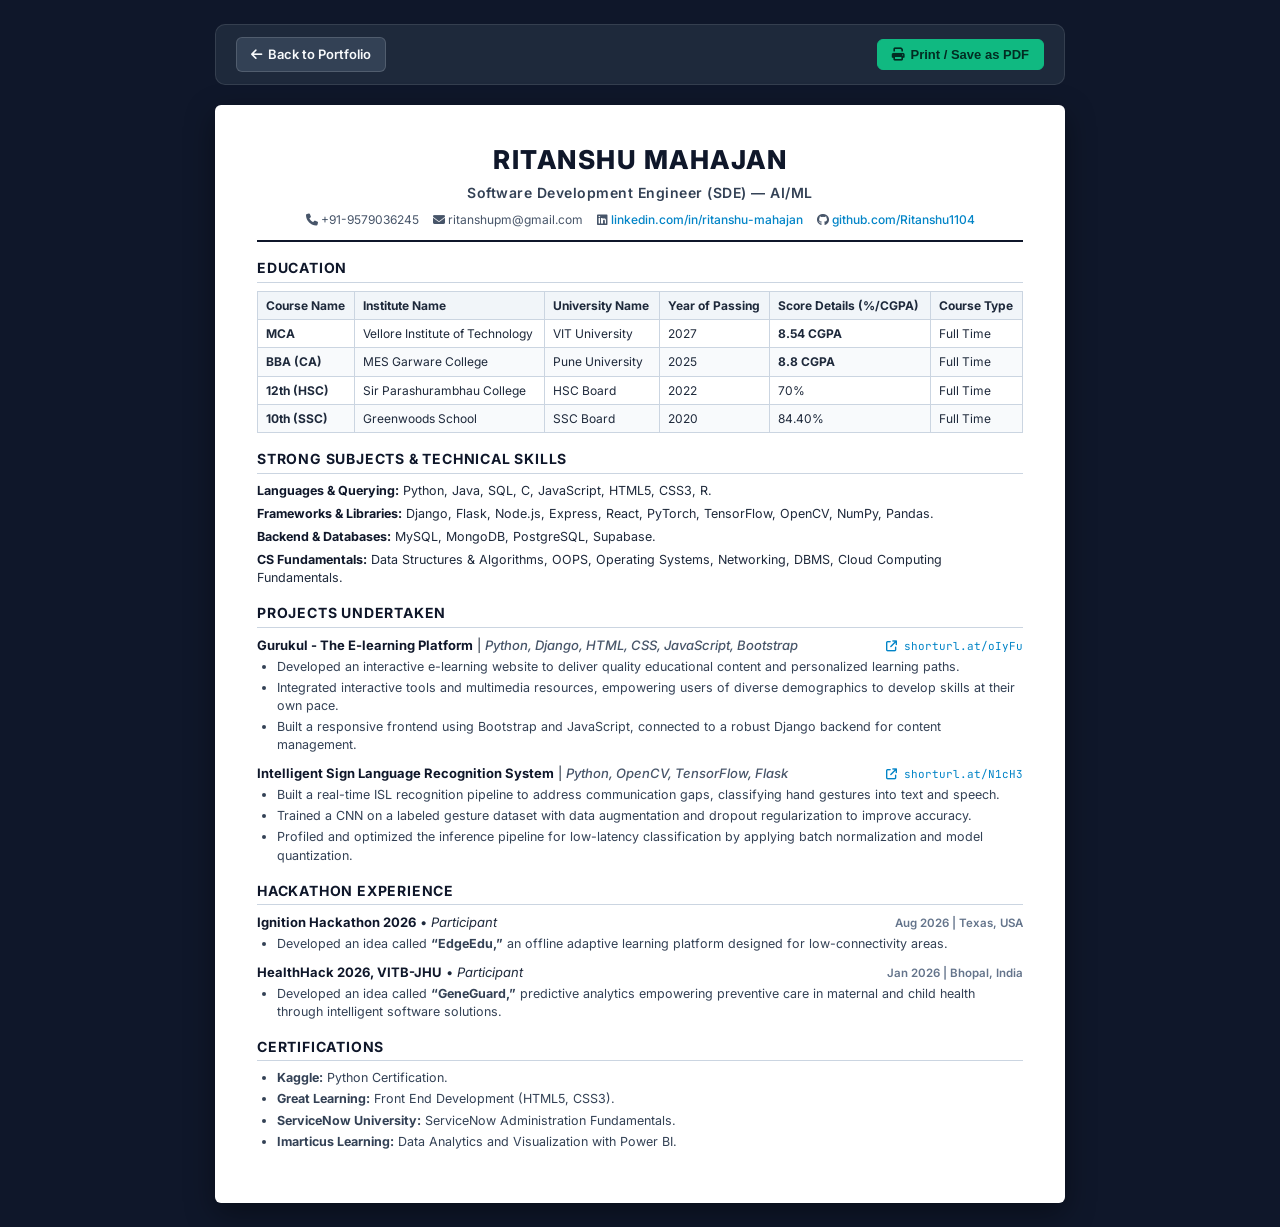
<file: resume.html>
<!DOCTYPE html>
<html lang="en">
<head>
  <meta charset="UTF-8">
  <meta name="viewport" content="width=device-width, initial-scale=1.0">
  <title>Ritanshu Mahajan - Resume | SDE — AI/ML</title>
  <meta name="description" content="Resume of Ritanshu Mahajan - Software Development Engineer (SDE) & AI/ML">

  <!-- Google Fonts: Inter -->
  <link rel="preconnect" href="https://fonts.googleapis.com">
  <link rel="preconnect" href="https://fonts.gstatic.com" crossorigin>
  <link href="https://fonts.googleapis.com/css2?family=Inter:wght@400;500;600;700;800&family=JetBrains+Mono:wght@400;500;600&display=swap" rel="stylesheet">
  
  <!-- FontAwesome -->
  <link rel="stylesheet" href="https://cdnjs.cloudflare.com/ajax/libs/font-awesome/6.5.1/css/all.min.css">

  <style>
    * {
      box-sizing: border-box;
      margin: 0;
      padding: 0;
    }
    body {
      font-family: 'Inter', -apple-system, BlinkMacSystemFont, 'Segoe UI', Roboto, Helvetica, Arial, sans-serif;
      background-color: #0f172a;
      color: #1e293b;
      line-height: 1.45;
      font-size: 13.5px;
      padding: 24px 16px;
    }

    /* Print & Action Bar */
    .action-bar {
      max-width: 850px;
      margin: 0 auto 20px auto;
      display: flex;
      justify-content: space-between;
      align-items: center;
      background: #1e293b;
      padding: 12px 20px;
      border-radius: 10px;
      border: 1px solid rgba(255, 255, 255, 0.1);
      color: #f8fafc;
    }
    .action-bar a, .action-bar button {
      color: #f8fafc;
      text-decoration: none;
      font-size: 13px;
      font-weight: 600;
      cursor: pointer;
      display: inline-flex;
      align-items: center;
      gap: 6px;
      padding: 7px 14px;
      border-radius: 6px;
      border: 1px solid rgba(255, 255, 255, 0.15);
      background: #334155;
      transition: all 0.2s;
    }
    .action-bar button.primary {
      background: #10b981;
      border-color: #10b981;
      color: #022c22;
      font-weight: 700;
    }
    .action-bar a:hover, .action-bar button:hover {
      opacity: 0.9;
    }

    /* Resume Document Container */
    .resume-page {
      max-width: 850px;
      margin: 0 auto;
      background: #ffffff;
      padding: 36px 42px;
      border-radius: 6px;
      box-shadow: 0 10px 30px rgba(0, 0, 0, 0.4);
    }

    /* Header */
    .header {
      text-align: center;
      border-bottom: 2px solid #0f172a;
      padding-bottom: 12px;
      margin-bottom: 16px;
    }
    .header h1 {
      font-size: 26px;
      font-weight: 800;
      letter-spacing: 1.5px;
      color: #0f172a;
      text-transform: uppercase;
      margin-bottom: 4px;
    }
    .header .subtitle {
      font-size: 14px;
      font-weight: 600;
      color: #334155;
      letter-spacing: 0.5px;
      margin-bottom: 8px;
    }
    .header .contact-links {
      display: flex;
      flex-wrap: wrap;
      justify-content: center;
      gap: 14px;
      font-size: 12px;
      color: #475569;
    }
    .header .contact-links a {
      color: #0284c7;
      text-decoration: none;
      font-weight: 500;
    }

    /* Section Styling */
    .section {
      margin-bottom: 16px;
    }
    .section-title {
      font-size: 14px;
      font-weight: 700;
      text-transform: uppercase;
      letter-spacing: 0.8px;
      color: #0f172a;
      border-bottom: 1px solid #cbd5e1;
      padding-bottom: 3px;
      margin-bottom: 8px;
    }

    /* Education Table */
    .edu-table {
      width: 100%;
      border-collapse: collapse;
      font-size: 12px;
      margin-top: 4px;
    }
    .edu-table th, .edu-table td {
      border: 1px solid #cbd5e1;
      padding: 5px 8px;
      text-align: left;
    }
    .edu-table th {
      background: #f1f5f9;
      font-weight: 700;
      color: #1e293b;
    }
    .edu-table tr:nth-child(even) td {
      background: #f8fafc;
    }

    /* Skills List */
    .skill-category {
      margin-bottom: 5px;
      font-size: 12.5px;
    }
    .skill-category strong {
      color: #0f172a;
      font-weight: 700;
    }

    /* Projects & Experience */
    .item-header {
      display: flex;
      justify-content: space-between;
      align-items: baseline;
      font-size: 13px;
      margin-bottom: 3px;
    }
    .item-title {
      font-weight: 700;
      color: #0f172a;
    }
    .item-tech {
      font-weight: 500;
      font-style: italic;
      color: #475569;
    }
    .item-link {
      font-size: 11px;
      color: #0284c7;
      text-decoration: none;
      font-family: 'JetBrains Mono', monospace;
    }
    .item-date {
      font-size: 11.5px;
      color: #64748b;
      font-weight: 600;
    }
    .bullet-list {
      list-style-type: disc;
      margin-left: 20px;
      font-size: 12.5px;
      color: #334155;
      margin-bottom: 10px;
    }
    .bullet-list li {
      margin-bottom: 3px;
    }

    /* Certifications */
    .cert-list {
      list-style-type: disc;
      margin-left: 20px;
      font-size: 12.5px;
      color: #334155;
    }
    .cert-list li {
      margin-bottom: 3px;
    }

    /* Print Stylesheet */
    @media print {
      body {
        background: #ffffff;
        padding: 0;
      }
      .action-bar {
        display: none !important;
      }
      .resume-page {
        box-shadow: none;
        padding: 0;
        max-width: 100%;
        margin: 0;
      }
      a {
        text-decoration: none;
        color: #0f172a;
      }
    }
  </style>
</head>
<body>

  <!-- Top Action Bar -->
  <div class="action-bar">
    <a href="index.html">
      <i class="fa-solid fa-arrow-left"></i> Back to Portfolio
    </a>
    <div style="display: flex; gap: 10px;">
      <button onclick="window.print()" class="primary">
        <i class="fa-solid fa-print"></i> Print / Save as PDF
      </button>
    </div>
  </div>

  <!-- ATS Optimized Resume Document -->
  <div class="resume-page">

    <!-- Header -->
    <header class="header">
      <h1>Ritanshu Mahajan</h1>
      <div class="subtitle">Software Development Engineer (SDE) — AI/ML</div>
      <div class="contact-links">
        <span><i class="fa-solid fa-phone"></i> +91-9579036245</span>
        <span><i class="fa-solid fa-envelope"></i> ritanshupm@gmail.com</span>
        <span><i class="fa-brands fa-linkedin"></i> <a href="https://www.linkedin.com/in/ritanshu-mahajan" target="_blank">linkedin.com/in/ritanshu-mahajan</a></span>
        <span><i class="fa-brands fa-github"></i> <a href="https://github.com/Ritanshu1104" target="_blank">github.com/Ritanshu1104</a></span>
      </div>
    </header>

    <!-- Education Section -->
    <section class="section">
      <h2 class="section-title">Education</h2>
      <table class="edu-table">
        <thead>
          <tr>
            <th>Course Name</th>
            <th>Institute Name</th>
            <th>University Name</th>
            <th>Year of Passing</th>
            <th>Score Details (%/CGPA)</th>
            <th>Course Type</th>
          </tr>
        </thead>
        <tbody>
          <tr>
            <td><strong>MCA</strong></td>
            <td>Vellore Institute of Technology</td>
            <td>VIT University</td>
            <td>2027</td>
            <td><strong>8.54 CGPA</strong></td>
            <td>Full Time</td>
          </tr>
          <tr>
            <td><strong>BBA (CA)</strong></td>
            <td>MES Garware College</td>
            <td>Pune University</td>
            <td>2025</td>
            <td><strong>8.8 CGPA</strong></td>
            <td>Full Time</td>
          </tr>
          <tr>
            <td><strong>12th (HSC)</strong></td>
            <td>Sir Parashurambhau College</td>
            <td>HSC Board</td>
            <td>2022</td>
            <td>70%</td>
            <td>Full Time</td>
          </tr>
          <tr>
            <td><strong>10th (SSC)</strong></td>
            <td>Greenwoods School</td>
            <td>SSC Board</td>
            <td>2020</td>
            <td>84.40%</td>
            <td>Full Time</td>
          </tr>
        </tbody>
      </table>
    </section>

    <!-- Strong Subjects / Skills -->
    <section class="section">
      <h2 class="section-title">Strong Subjects &amp; Technical Skills</h2>
      <div class="skill-category">
        <strong>Languages &amp; Querying:</strong> Python, Java, SQL, C, JavaScript, HTML5, CSS3, R.
      </div>
      <div class="skill-category">
        <strong>Frameworks &amp; Libraries:</strong> Django, Flask, Node.js, Express, React, PyTorch, TensorFlow, OpenCV, NumPy, Pandas.
      </div>
      <div class="skill-category">
        <strong>Backend &amp; Databases:</strong> MySQL, MongoDB, PostgreSQL, Supabase.
      </div>
      <div class="skill-category">
        <strong>CS Fundamentals:</strong> Data Structures &amp; Algorithms, OOPS, Operating Systems, Networking, DBMS, Cloud Computing Fundamentals.
      </div>
    </section>

    <!-- Projects Undertaken -->
    <section class="section">
      <h2 class="section-title">Projects Undertaken</h2>
      
      <!-- Gurukul -->
      <div class="project-item">
        <div class="item-header">
          <div>
            <span class="item-title">Gurukul - The E-learning Platform</span> | 
            <span class="item-tech">Python, Django, HTML, CSS, JavaScript, Bootstrap</span>
          </div>
          <a class="item-link" href="https://shorturl.at/oIyFu" target="_blank"><i class="fa-solid fa-arrow-up-right-from-square"></i> shorturl.at/oIyFu</a>
        </div>
        <ul class="bullet-list">
          <li>Developed an interactive e-learning website to deliver quality educational content and personalized learning paths.</li>
          <li>Integrated interactive tools and multimedia resources, empowering users of diverse demographics to develop skills at their own pace.</li>
          <li>Built a responsive frontend using Bootstrap and JavaScript, connected to a robust Django backend for content management.</li>
        </ul>
      </div>

      <!-- Intelligent Sign Language -->
      <div class="project-item">
        <div class="item-header">
          <div>
            <span class="item-title">Intelligent Sign Language Recognition System</span> | 
            <span class="item-tech">Python, OpenCV, TensorFlow, Flask</span>
          </div>
          <a class="item-link" href="https://shorturl.at/N1cH3" target="_blank"><i class="fa-solid fa-arrow-up-right-from-square"></i> shorturl.at/N1cH3</a>
        </div>
        <ul class="bullet-list">
          <li>Built a real-time ISL recognition pipeline to address communication gaps, classifying hand gestures into text and speech.</li>
          <li>Trained a CNN on a labeled gesture dataset with data augmentation and dropout regularization to improve accuracy.</li>
          <li>Profiled and optimized the inference pipeline for low-latency classification by applying batch normalization and model quantization.</li>
        </ul>
      </div>
    </section>

    <!-- Hackathon Experience -->
    <section class="section">
      <h2 class="section-title">Hackathon Experience</h2>
      
      <div class="hackathon-item">
        <div class="item-header">
          <div>
            <span class="item-title">Ignition Hackathon 2026</span> &bull; <em>Participant</em>
          </div>
          <div class="item-date">Aug 2026 | Texas, USA</div>
        </div>
        <ul class="bullet-list">
          <li>Developed an idea called <strong>“EdgeEdu,”</strong> an offline adaptive learning platform designed for low-connectivity areas.</li>
        </ul>
      </div>

      <div class="hackathon-item">
        <div class="item-header">
          <div>
            <span class="item-title">HealthHack 2026, VITB-JHU</span> &bull; <em>Participant</em>
          </div>
          <div class="item-date">Jan 2026 | Bhopal, India</div>
        </div>
        <ul class="bullet-list">
          <li>Developed an idea called <strong>“GeneGuard,”</strong> predictive analytics empowering preventive care in maternal and child health through intelligent software solutions.</li>
        </ul>
      </div>
    </section>

    <!-- Certifications -->
    <section class="section">
      <h2 class="section-title">Certifications</h2>
      <ul class="cert-list">
        <li><strong>Kaggle:</strong> Python Certification.</li>
        <li><strong>Great Learning:</strong> Front End Development (HTML5, CSS3).</li>
        <li><strong>ServiceNow University:</strong> ServiceNow Administration Fundamentals.</li>
        <li><strong>Imarticus Learning:</strong> Data Analytics and Visualization with Power BI.</li>
      </ul>
    </section>

  </div>

</body>
</html>
</file>
